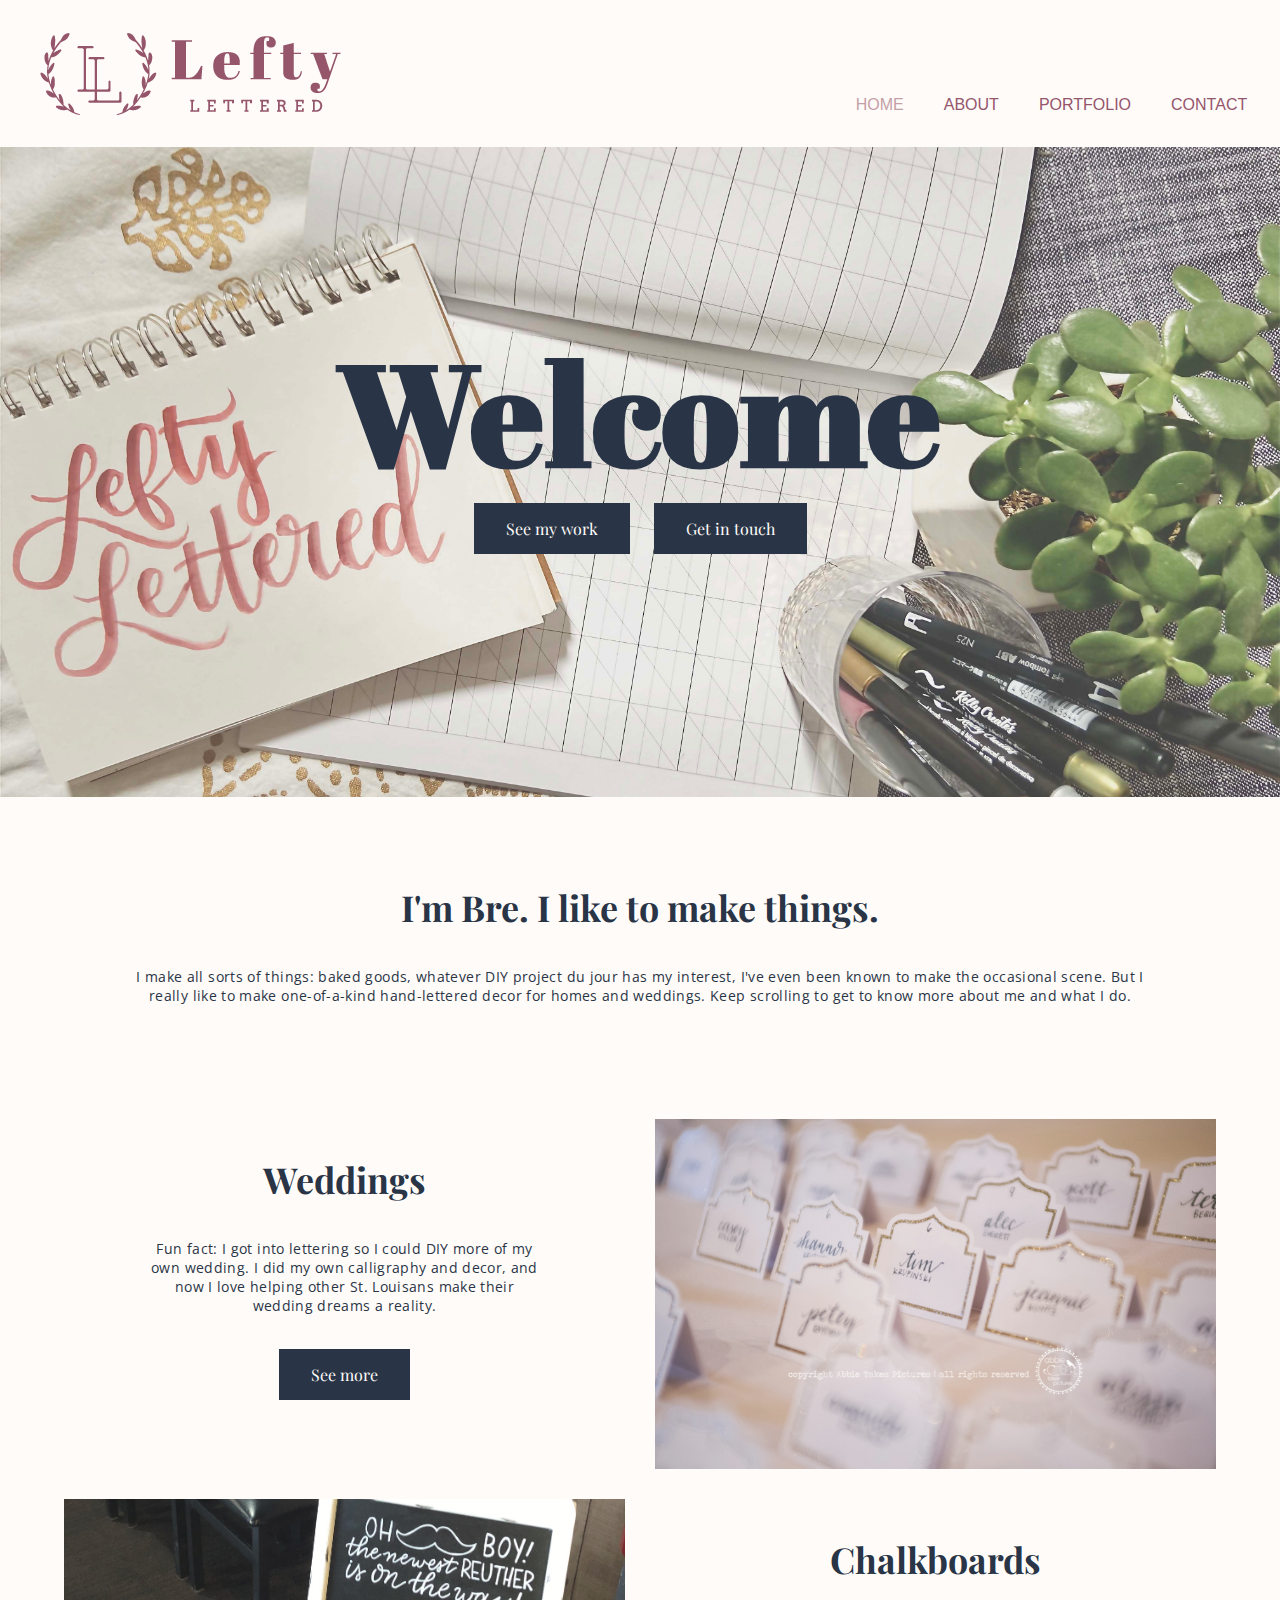
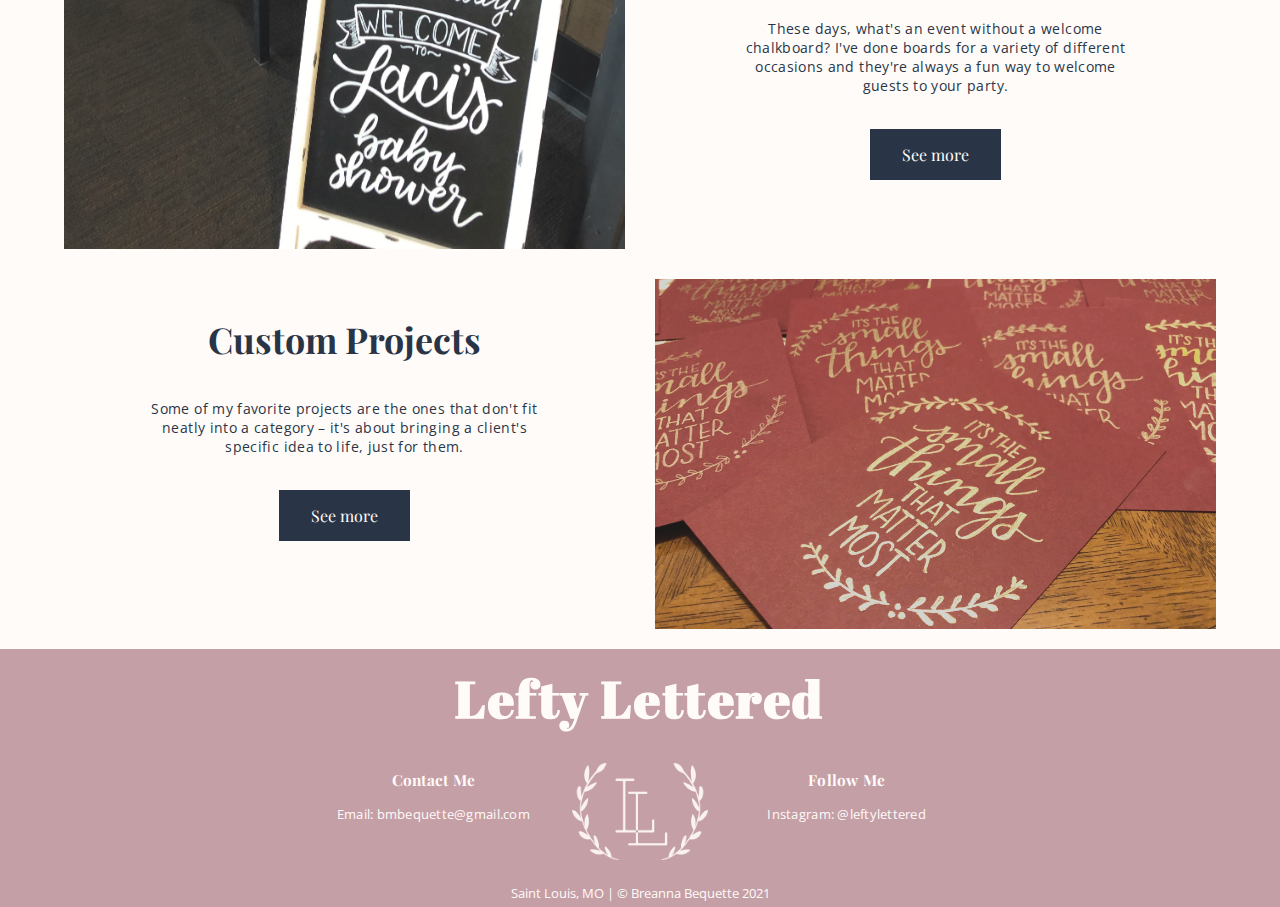
<file: index.html>
<!DOCTYPE html>
<html>

<head>
	<!-- Global site tag (gtag.js) - Google Analytics -->
<script async src="https://www.googletagmanager.com/gtag/js?id=G-GBBXE0KBBT"></script>
<script>
  window.dataLayer = window.dataLayer || [];
  function gtag(){dataLayer.push(arguments);}
  gtag('js', new Date());

  gtag('config', 'G-GBBXE0KBBT');
</script>
	
    <meta charset="utf-8"/>
    <meta name="viewport" content="width=device-width, initial-scale=1.0">
	
	<meta property="og:image" content="images/logos/LL Logo.png" />
	
    <title>Home | Lefty Lettered</title>
    <link rel="shortcut icon" href="images/logos/LL Laurel.png" />
    <link href="https://fonts.googleapis.com/css2?family=Playfair+Display:ital,wght@1,500&display=swap" rel="stylesheet">
    <link href="https://fonts.googleapis.com/css2?family=Abril+Fatface&family=Open+Sans:wght@300&display=swap" rel="stylesheet">
    <link rel="stylesheet" href="https://cdnjs.cloudflare.com/ajax/libs/font-awesome/4.7.0/css/font-awesome.min.css">
    <link rel="stylesheet" href="styles.css">
</head>

<body>
    <div class="container">
    
        <header>
            <div class="nav-wrapper">
                    <div class="logo" id="logo">
                        <a href="index.html"><img src="images/logos/LL Logo.png" alt="Lefty Lettered" /></a>
                    </div>
            
                    <div class="navbar" id="navigation">
                        <a href="index.html" class="active">Home</a>
                        <a href="about.html">About</a>
                        <div class="dropdown">
                          <button class="dropbtn" onclick="window.location.href='portfolio.html';">Portfolio
                          </button>
                          <div class="dropdown-content">
                            <a href="weddings.html">Weddings</a>
                            <a href="chalkboards.html">Chalkboards</a>
                            <a href="customprojects.html">Custom Projects</a>
                          </div>
                        </div> 
                        <a href="contact.php">Contact</a>
                        <a href="javascript:void(0);" class="icon" onclick="hamburgerNav()">
                            <i class="fa fa-bars"></i>
                        </a>
                      </div>

             </div>
        </header>

    <div class="content-wrapper">
        <div class="home-page-hero-wrapper">
            <div class="home-page-hero-img-wrapper">
                <div class="home-hero-img" style="background-image:url(images/LLhome.jpg)">
                <div class="home-img-text-wrapper">
                    <div class="home-img-title">
                        <h1>Welcome</h1>
                    </div>
                    <div class="button-wrapper">
                        <button type="button" onclick="window.location.href='portfolio.html';">See my work</button>
                        <button type="button" onclick="window.location.href='contact.php';">Get in touch</button>
                    </div>
                </div>
                </div>
            </div>
        </div>
    </div>

    <div class="welcome-blurb">
        <h3>I'm Bre. I like to make things.</h3>
        <p>I make all sorts of things: baked goods, whatever DIY project du jour has my interest, I've even been known to make the occasional scene. But I really like to make one-of-a-kind hand-lettered decor for homes and weddings. Keep scrolling to get to know more about me and what I do.</p>
    </div>

    <div class="home-page-grid">
        <div class="home-blurb-mobile-pic" style="background-image:url(images/weddingkey.JPG)">
        </div>
        
        <div class="home-blurb">
            <h3>Weddings</h3>
            <p>Fun fact: I got into lettering so I could DIY more of my own wedding. I did my own calligraphy and decor, and now I love helping other St. Louisans make their wedding dreams a reality.</p>
            <div class="button-wrapper">
                <button type="button" onclick="window.location.href='weddings.html';">See more</button>
            </div>
        </div>

        <div class="home-blurb-pic" style="background-image:url(images/weddingkey.JPG)">
        </div>
       
        <div class="home-blurb-pic" style="background-image:url(images/chalkboardkey.jpeg)">
        </div>
        
        <div class="home-blurb-mobile-pic" style="background-image:url(images/chalkboardkey.jpeg)">
        </div>
        
        <div class="home-blurb">
            <h3>Chalkboards</h3>
            <p>These days, what's an event without a welcome chalkboard? I've done boards for a variety of different occasions and they're always a fun way to welcome guests to your party. </p>
            <div class="button-wrapper">
                <button type="button" onclick="window.location.href='chalkboards.html';">See more</button>
            </div>
        </div>
        
        <div class="home-blurb-mobile-pic" style="background-image:url(images/projectkey.jpeg)">
        </div>

        <div class="home-blurb">
            <h3>Custom Projects</h3>
            <p>Some of my favorite projects are the ones that don't fit neatly into a category – it's about bringing a client's specific idea to life, just for them.</p>
            <div class="button-wrapper">
                <button type="button" onclick="window.location.href='customprojects.html';">See more</button>
            </div>
        </div>

        <div class="home-blurb-pic" style="background-image:url(images/projectkey.jpeg)">
        </div>
    </div>

    <footer>
        <div class="footer-header">
            <h2>Lefty Lettered</h2> 
        </div>
        <div class="three-column-footer">
            <div class="column">
                <h3>Contact Me</h3> 
                Email: <a href="mailto:bmbequette@gmail.com">bmbequette@gmail.com</a>
                
            </div>

            <div class="column">
                <img src="images/logos/LL Laurel-white.png" alt="Lefty Lettered" />
            </div>

            <div class="column">
                <h3>Follow Me</h3> 
                Instagram: <a href="https://www.instagram.com/leftylettered/"> @leftylettered </a>
            </div>
        </div>
            
        <div class="footer-links">
            Saint Louis, MO | &copy; Breanna Bequette 2021
        </div>

    
    </footer>
    </div>
    <script src="app.js"></script>
</body>

</html>
</file>
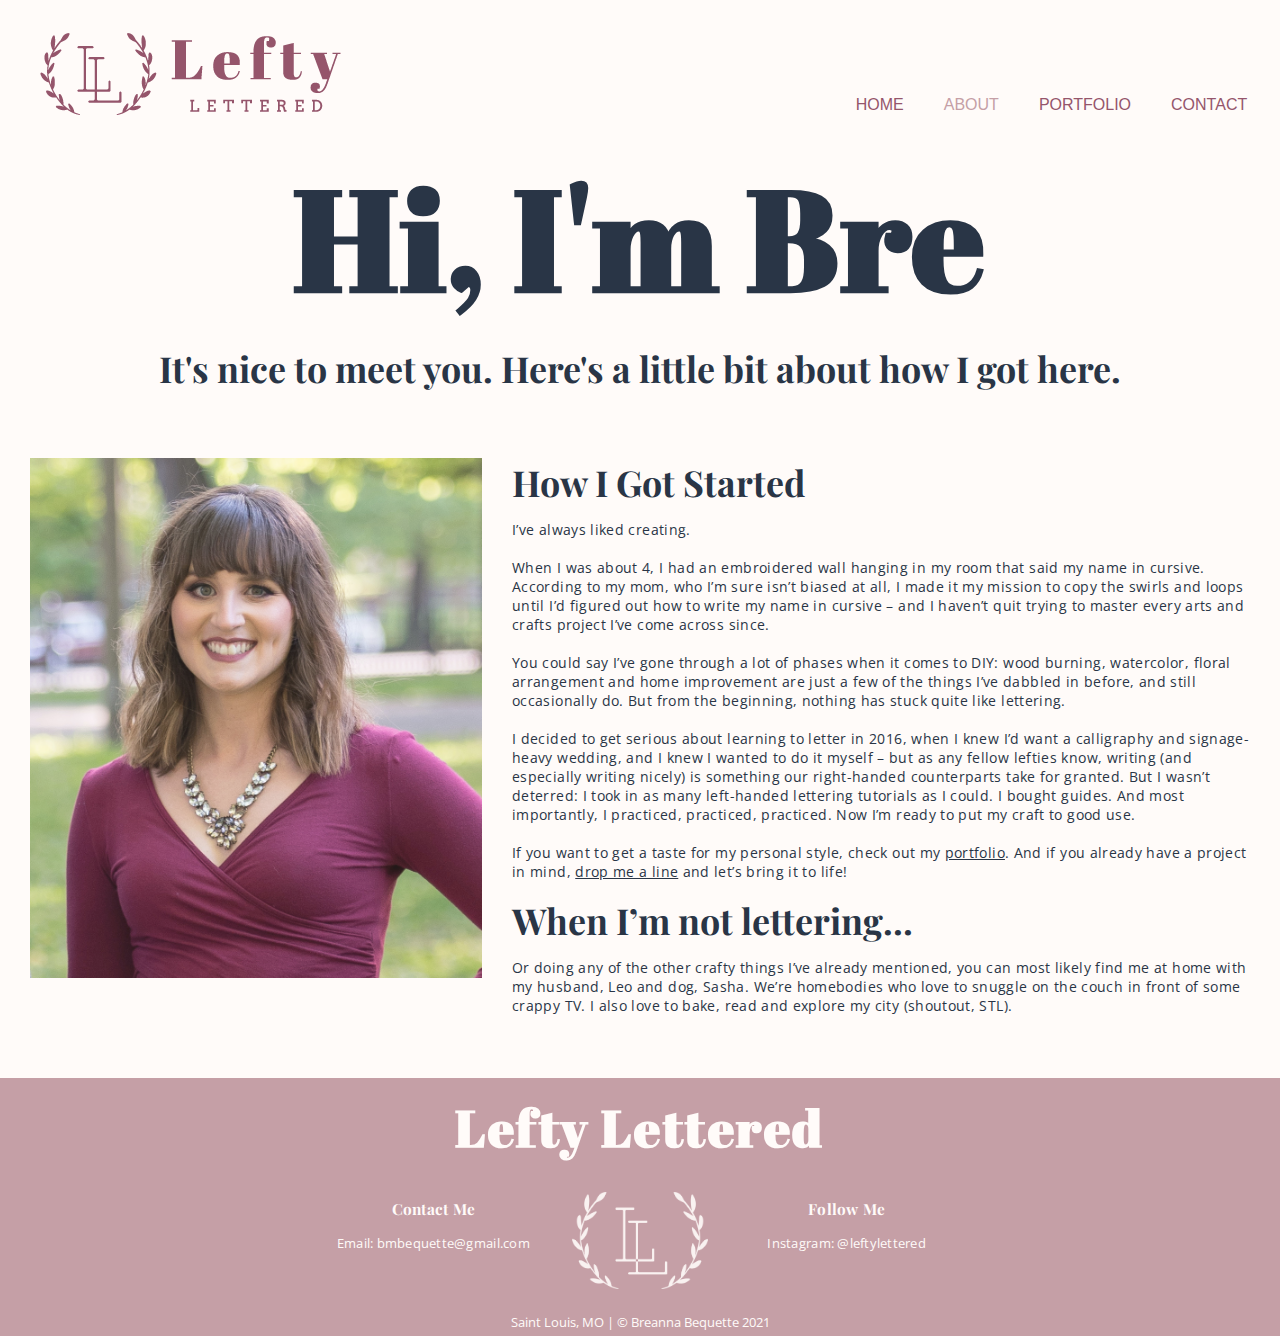
<file: about.html>
<!DOCTYPE html>
<html>

<head>
	<!-- Global site tag (gtag.js) - Google Analytics -->
<script async src="https://www.googletagmanager.com/gtag/js?id=G-GBBXE0KBBT"></script>
<script>
  window.dataLayer = window.dataLayer || [];
  function gtag(){dataLayer.push(arguments);}
  gtag('js', new Date());

  gtag('config', 'G-GBBXE0KBBT');
</script>
	
    <meta charset="utf-8"/>
    <meta name="viewport" content="width=device-width, initial-scale=1.0">
    <title>About | Lefty Lettered</title>
    <link rel="shortcut icon" href="images/logos/LL Laurel.png" />
    <link href="https://fonts.googleapis.com/css2?family=Playfair+Display:ital,wght@1,500&display=swap" rel="stylesheet">
    <link href="https://fonts.googleapis.com/css2?family=Abril+Fatface&family=Open+Sans:wght@300&display=swap" rel="stylesheet">
    <link rel="stylesheet" href="https://cdnjs.cloudflare.com/ajax/libs/font-awesome/4.7.0/css/font-awesome.min.css">
    <link rel="stylesheet" href="styles.css">
</head>

<body>
    <div class="container">

        <header>
            <div class="nav-wrapper">
                    <div class="logo" id="logo">
                        <a href="index.html"><img src="images/logos/LL Logo.png" alt="Lefty Lettered" /></a>
                    </div>

                    <div class="navbar" id="navigation">
                        <a href="index.html">Home</a>
                        <a href="about.html" class="active">About</a>
                        <div class="dropdown">
                          <button class="dropbtn" onclick="window.location.href='portfolio.html';">Portfolio
                          </button>
                          <div class="dropdown-content">
                            <a href="weddings.html">Weddings</a>
                            <a href="chalkboards.html">Chalkboards</a>
                            <a href="customprojects.html">Custom Projects</a>
                          </div>
                        </div>
                        <a href="contact.php">Contact</a>
                        <a href="javascript:void(0);" class="icon" onclick="hamburgerNav()">
                            <i class="fa fa-bars"></i>
                        </a>
                      </div>

             </div>
        </header>

    <div class="content-wrapper">
        <div class="content-page-blurb">
            <h1>Hi, I'm Bre</h1>
            <h3>It's nice to meet you. Here's a little bit about how I got here. </h3>
        </div>

    </div>

    <article>
        <div class="profile-image-wrapper">
            <img src="images/bre.JPG" alt="Bre Bequette">
        </div>

        <div class="profile-content-wrapper">
            <h3>How I Got Started</h3>
            <p>I’ve always liked creating. <br><br>

            When I was about 4, I had an embroidered wall hanging in my room that said my name in cursive. According to my mom, who I’m sure isn’t biased at all, I made it my mission to copy the swirls and loops until I’d figured out how to write my name in cursive – and I haven’t quit trying to master every arts and crafts project I’ve come across since. <br><br>

            You could say I’ve gone through a lot of phases when it comes to DIY: wood burning, watercolor, floral arrangement and home improvement are just a few of the things I’ve dabbled in before, and still occasionally do. But from the beginning, nothing has stuck quite like lettering. <br><br>

            I decided to get serious about learning to letter in 2016, when I knew I’d want a calligraphy and signage-heavy wedding, and I knew I wanted to do it myself – but as any fellow lefties know, writing (and especially writing nicely) is something our right-handed counterparts take for granted. But I wasn’t deterred: I took in as many left-handed lettering tutorials as I could. I bought guides. And most importantly, I practiced, practiced, practiced. Now I’m ready to put my craft to good use. <br><br>

            If you want to get a taste for my personal style, check out my <a href="portfolio.html">portfolio</a>. And if you already have a project in mind, <a href="contact.php">drop me a line</a> and let’s bring it to life!</p>

            <h3>When I’m not lettering…</h3>
            <p>Or doing any of the other crafty things I’ve already mentioned, you can most likely find me at home with my husband, Leo and dog, Sasha. We’re homebodies who love to snuggle on the couch in front of some crappy TV. I also love to bake, read and explore my city (shoutout, STL).<br><br></p>
        </div>
    </article>
	</div>
	
	<footer>
        <div class="footer-header">
            <h2>Lefty Lettered</h2> 
        </div>
        <div class="three-column-footer">
            <div class="column">
                <h3>Contact Me</h3> 
                Email: <a href="mailto:bmbequette@gmail.com">bmbequette@gmail.com</a>
                
            </div>

            <div class="column">
                <img src="images/logos/LL Laurel-white.png" alt="Lefty Lettered" />
            </div>

            <div class="column">
                <h3>Follow Me</h3> 
                Instagram: <a href="https://www.instagram.com/leftylettered/"> @leftylettered </a>
            </div>
        </div>
            
        <div class="footer-links">
            Saint Louis, MO | &copy; Breanna Bequette 2021
        </div>

    
    </footer>
    
    

    <script src="app.js"></script>

</body>
</html>
</file>
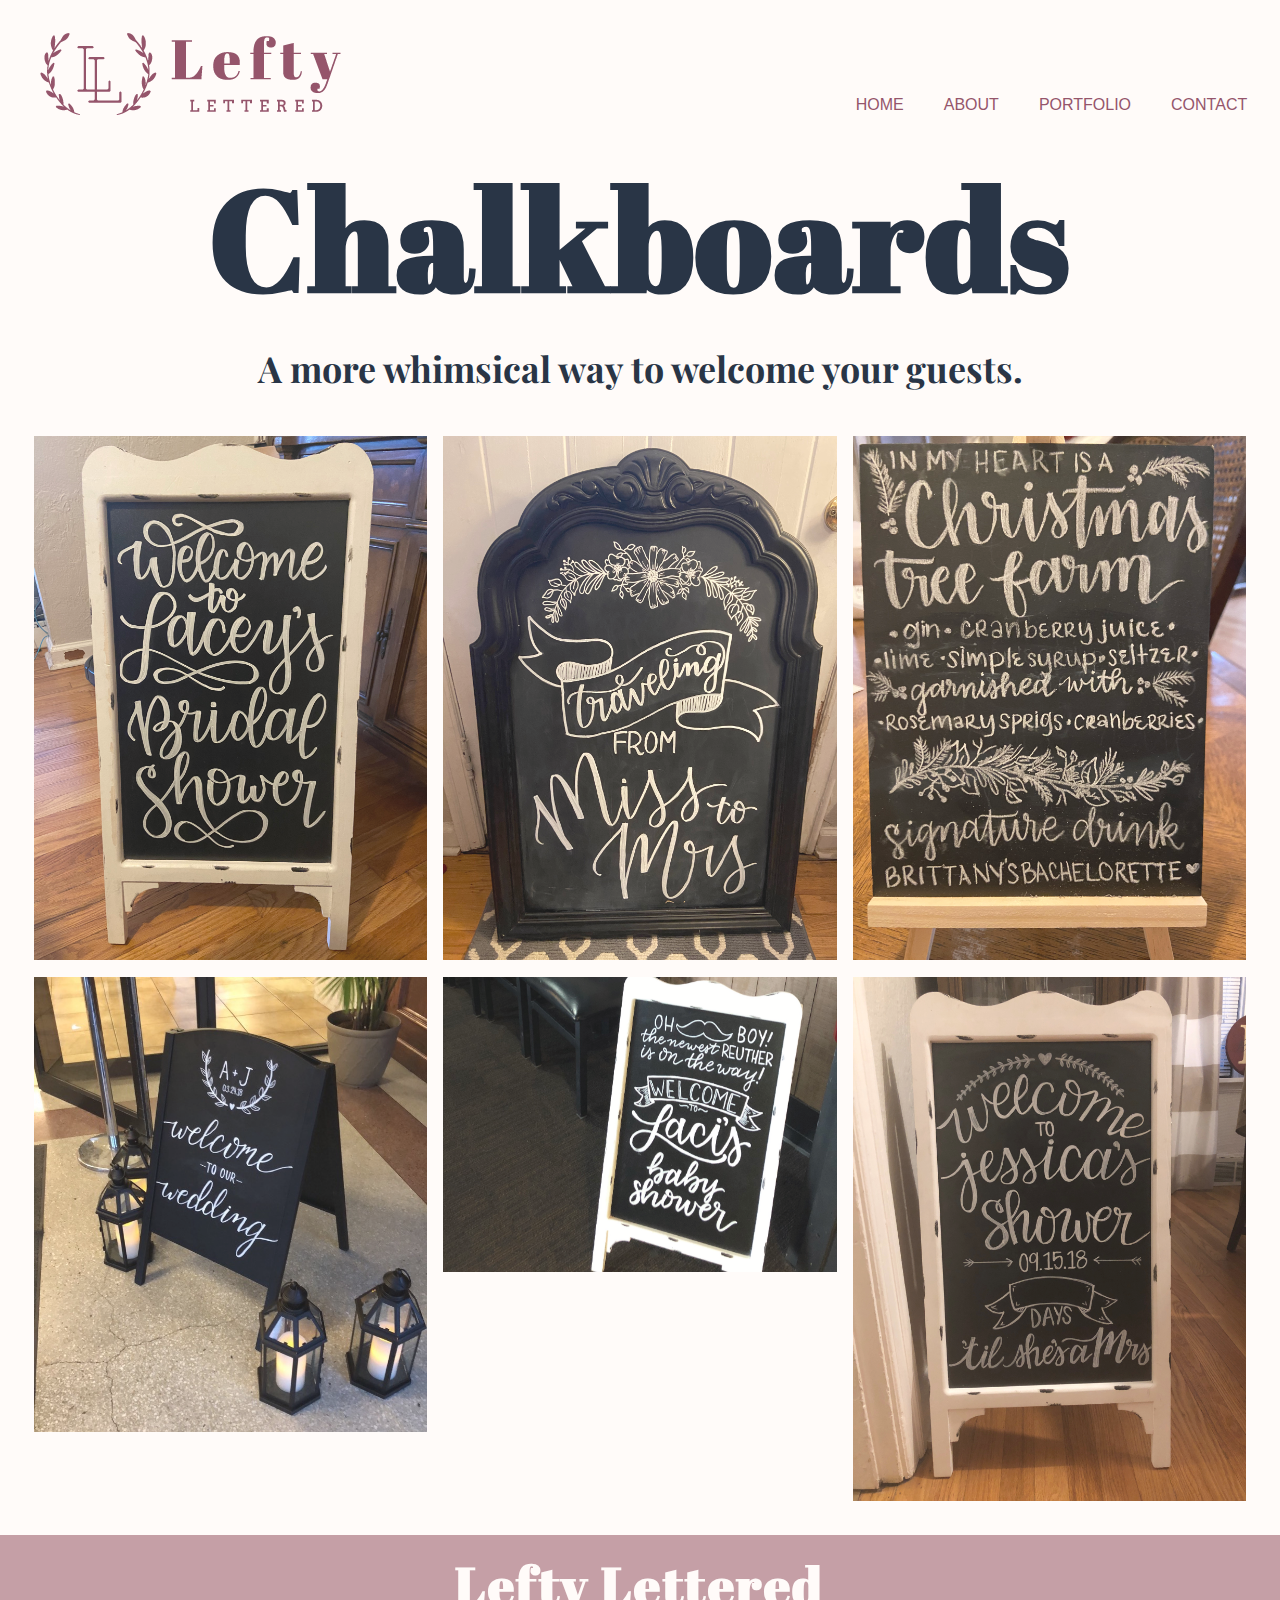
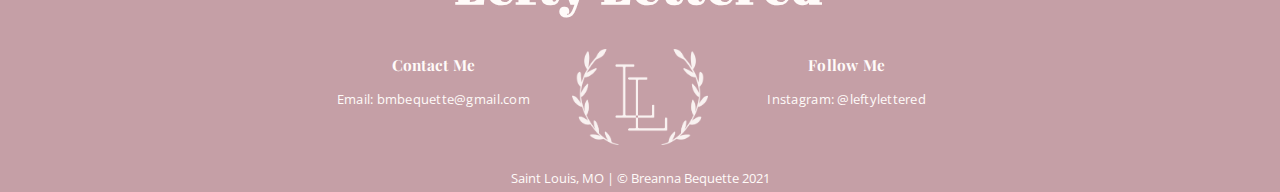
<file: chalkboards.html>
<!DOCTYPE html>
<html>

<head>
	<!-- Global site tag (gtag.js) - Google Analytics -->
<script async src="https://www.googletagmanager.com/gtag/js?id=G-GBBXE0KBBT"></script>
<script>
  window.dataLayer = window.dataLayer || [];
  function gtag(){dataLayer.push(arguments);}
  gtag('js', new Date());

  gtag('config', 'G-GBBXE0KBBT');
</script>
	
    <meta charset="utf-8"/>
    <meta name="viewport" content="width=device-width, initial-scale=1.0">
    <title>Chalkboards | Lefty Lettered</title>
    <link rel="shortcut icon" href="images/logos/LL Laurel.png" />
    <link href="https://fonts.googleapis.com/css2?family=Playfair+Display:ital,wght@1,500&display=swap" rel="stylesheet">
    <link href="https://fonts.googleapis.com/css2?family=Abril+Fatface&family=Open+Sans:wght@300&display=swap" rel="stylesheet">
    <link rel="stylesheet" href="https://cdnjs.cloudflare.com/ajax/libs/font-awesome/4.7.0/css/font-awesome.min.css">
    <link rel="stylesheet" href="styles.css">
</head>

<body>
    <div class="container">
    
        <header>
            <div class="nav-wrapper">
                    <div class="logo" id="logo">
                        <a href="index.html"><img src="images/logos/LL Logo.png" alt="Lefty Lettered" /></a>
                    </div>
            
                    <div class="navbar" id="navigation">
                        <a href="index.html">Home</a>
                        <a href="about.html">About</a>
                        <div class="dropdown">
                          <button class="dropbtn" onclick="window.location.href='portfolio.html';">Portfolio
                          </button>
                          <div class="dropdown-content">
                            <a href="weddings.html">Weddings</a>
                            <a href="chalkboards.html" class="active">Chalkboards</a>
                            <a href="customprojects.html">Custom Projects</a>
                          </div>
                        </div> 
                        <a href="contact.php">Contact</a>
                        <a href="javascript:void(0);" class="icon" onclick="hamburgerNav()">
                            <i class="fa fa-bars"></i>
                        </a>
                      </div>

             </div>
        </header>

    <div class="content-wrapper">
        <div class="content-page-blurb">
            <h1>Chalkboards</h1>
            <h3>A more whimsical way to welcome your guests.</h3>
        </div>
        
    </div>

    <div class="gallery">

        <div class="row">
            <div class="column">
              <img src="images/chalkboard 1.jpeg" alt="Hand-lettered chalkboard">
              <img src="images/chalkboard 5.jpg" alt="Hand-lettered chalkboard">
              
            </div>
            <div class="column">
                <img src="images/chalkboard 2.jpeg" alt="Hand-lettered chalkboard">
                <img src="images/chalkboardkey.jpeg" alt="Hand-lettered chalkbord">
              
            </div>
            <div class="column">
                <img src="images/chalkboard 3.jpeg" alt="Hand-lettered chalkboard">
                <img src="images/chalkboard 4.jpg" alt="Hand-lettered chalkboard">
              
            </div>
        
          </div>
        
    </div>
    

    <footer>
        <div class="footer-header">
            <h2>Lefty Lettered</h2> 
        </div>
        <div class="three-column-footer">
            <div class="column">
                <h3>Contact Me</h3> 
                Email: <a href="mailto:bmbequette@gmail.com">bmbequette@gmail.com</a>
                
            </div>

            <div class="column">
                <img src="images/logos/LL Laurel-white.png" alt="Lefty Lettered" />
            </div>

            <div class="column">
                <h3>Follow Me</h3> 
                Instagram: <a href="https://www.instagram.com/leftylettered/"> @leftylettered </a>
            </div>
        </div>
            
        <div class="footer-links">
            Saint Louis, MO | &copy; Breanna Bequette 2021
        </div>

    
    </footer>
    
    
    </div>

    <script src="app.js"></script>

</body>
</html>
</file>
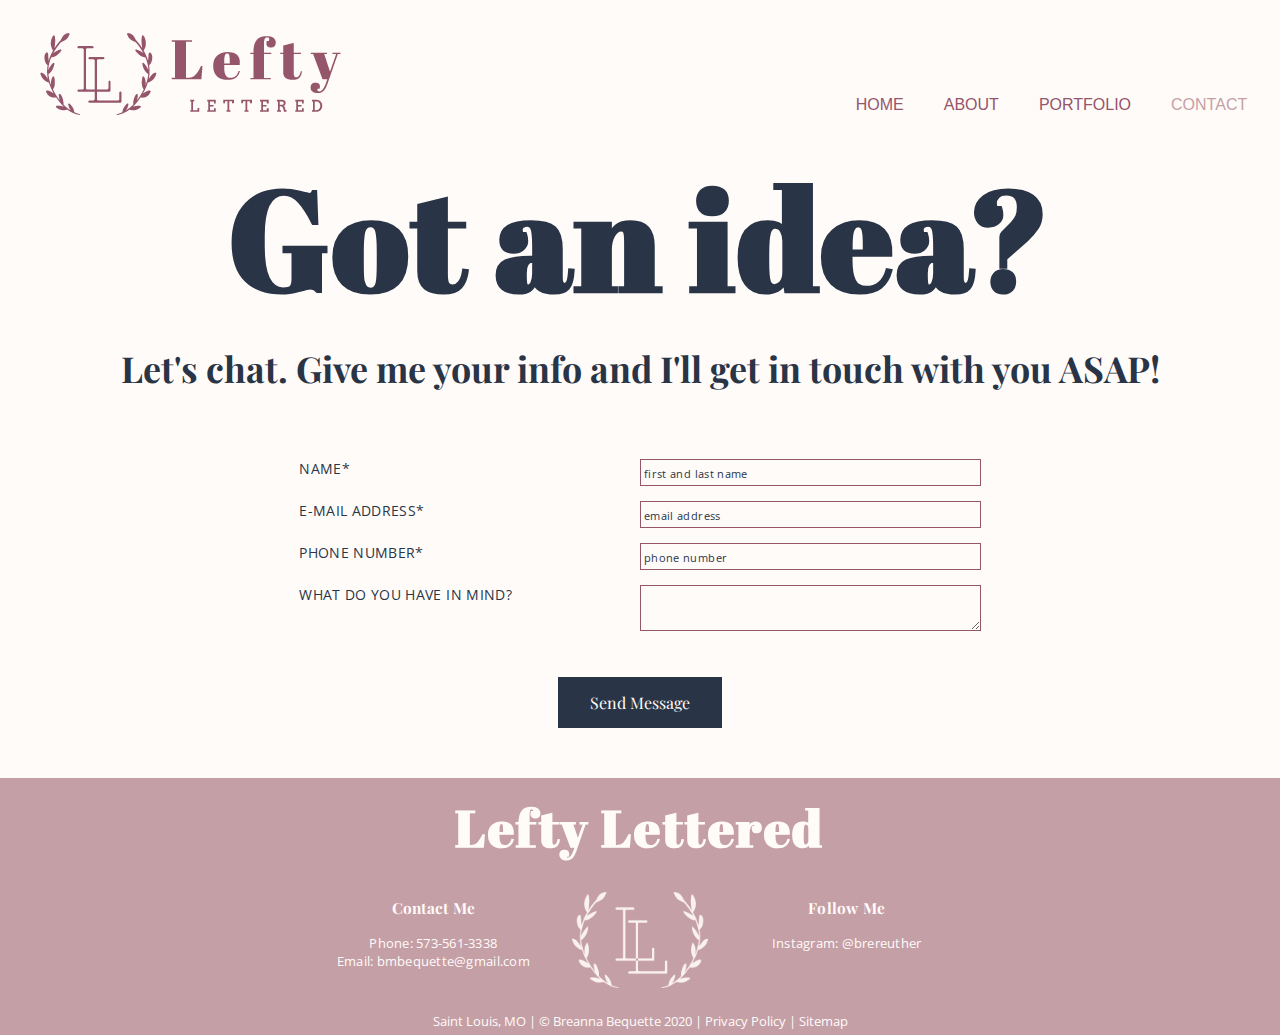
<file: contact.html>
<!DOCTYPE html>
<html>

<head>
    <meta charset="utf-8"/>
    <meta name="viewport" content="width=device-width, initial-scale=1.0">
    <title>Contact | Lefty Lettered</title>
    <link rel="shortcut icon" href="images/logos/LL Laurel.png" />
    <link href="https://fonts.googleapis.com/css2?family=Playfair+Display:ital,wght@1,500&display=swap" rel="stylesheet">
    <link href="https://fonts.googleapis.com/css2?family=Abril+Fatface&family=Open+Sans:wght@300&display=swap" rel="stylesheet">
    <link rel="stylesheet" href="https://cdnjs.cloudflare.com/ajax/libs/font-awesome/4.7.0/css/font-awesome.min.css">
    <link rel="stylesheet" href="styles.css">
</head>

<body>
    <div class="container">
    
      <header>
        <div class="nav-wrapper">
                <div class="logo" id="logo">
                    <a href="index.html"><img src="images/logos/LL Logo.png" alt="Lefty Lettered" /></a>
                </div>
        
                <div class="navbar" id="navigation">
                    <a href="index.html">Home</a>
                    <a href="about.html">About</a>
                    <div class="dropdown">
                      <button class="dropbtn" onclick="window.location.href='portfolio.html';">Portfolio
                      </button>
                      <div class="dropdown-content">
                        <a href="weddings.html">Weddings</a>
                        <a href="chalkboards.html">Chalkboards</a>
                        <a href="customprojects.html">Custom Projects</a>
                      </div>
                    </div> 
                    <a href="contact.html" class="active">Contact</a>
                    <a href="javascript:void(0);" class="icon" onclick="hamburgerNav()">
                        <i class="fa fa-bars"></i>
                    </a>
                  </div>

         </div>
    </header>
    
    <div class="content-wrapper">
        <div class="content-page-blurb">
            <h1>Got an idea?</h1>
            <h3>Let's chat. Give me your info and I'll get in touch with you ASAP!</h3>
        </div>
        
    </div>

    <form class="contact" method="post">
        <fieldset>
   
         <div class="formRow">
           <label for="name">Name*</label>
           <input name="suggestName" id="name" type="text" placeholder="first and last name" required />
         </div>
   
         <div class="formRow">
           <label for="email">E-mail Address*</label>
           <input name="suggestEmail" id="email" type="email" placeholder="email address" required />
         </div>
   
         <div class="formRow">
           <label for="restaurant">Phone Number*</label>
           <input name="suggestRestaurant" id="restaurant" type="text" placeholder="phone number" required />
         </div>
   
         <div class="formRow">
           <label for="commBox">What do you have in mind?</label>
           <textarea name="suggestWhy" id="commBox"></textarea>
         </div>
   
       </fieldset>
   
       <div id="button">
         <input type="submit" value="Send Message"/>
       </div>
   
     </form>

     <footer>
      <div class="footer-header">
          <h2>Lefty Lettered</h2> 
      </div>
      <div class="three-column-footer">
          <div class="column">
              <h3>Contact Me</h3> 
              Phone: <a href="tel:5735613338"></a>573-561-3338</a> <br>
              Email: <a href="mailto:bmbequette@gmail.com">bmbequette@gmail.com</a>
              
          </div>

          <div class="column">
              <img src="images/logos/LL Laurel-white.png" alt="Lefty Lettered" />
          </div>

          <div class="column">
              <h3>Follow Me</h3> 
              Instagram: <a href="https://www.instagram.com/brereuther/"> @brereuther </a>
          </div>
      </div>
          
      <div class="footer-links">
          Saint Louis, MO | &copy; Breanna Bequette 2020 | <a href="about.html">Privacy Policy</a> | <a href="about.html">Sitemap</a>
      </div>
    </div>
  
  </footer>

  <script src="app.js"></script>

</body>
</html>
</file>
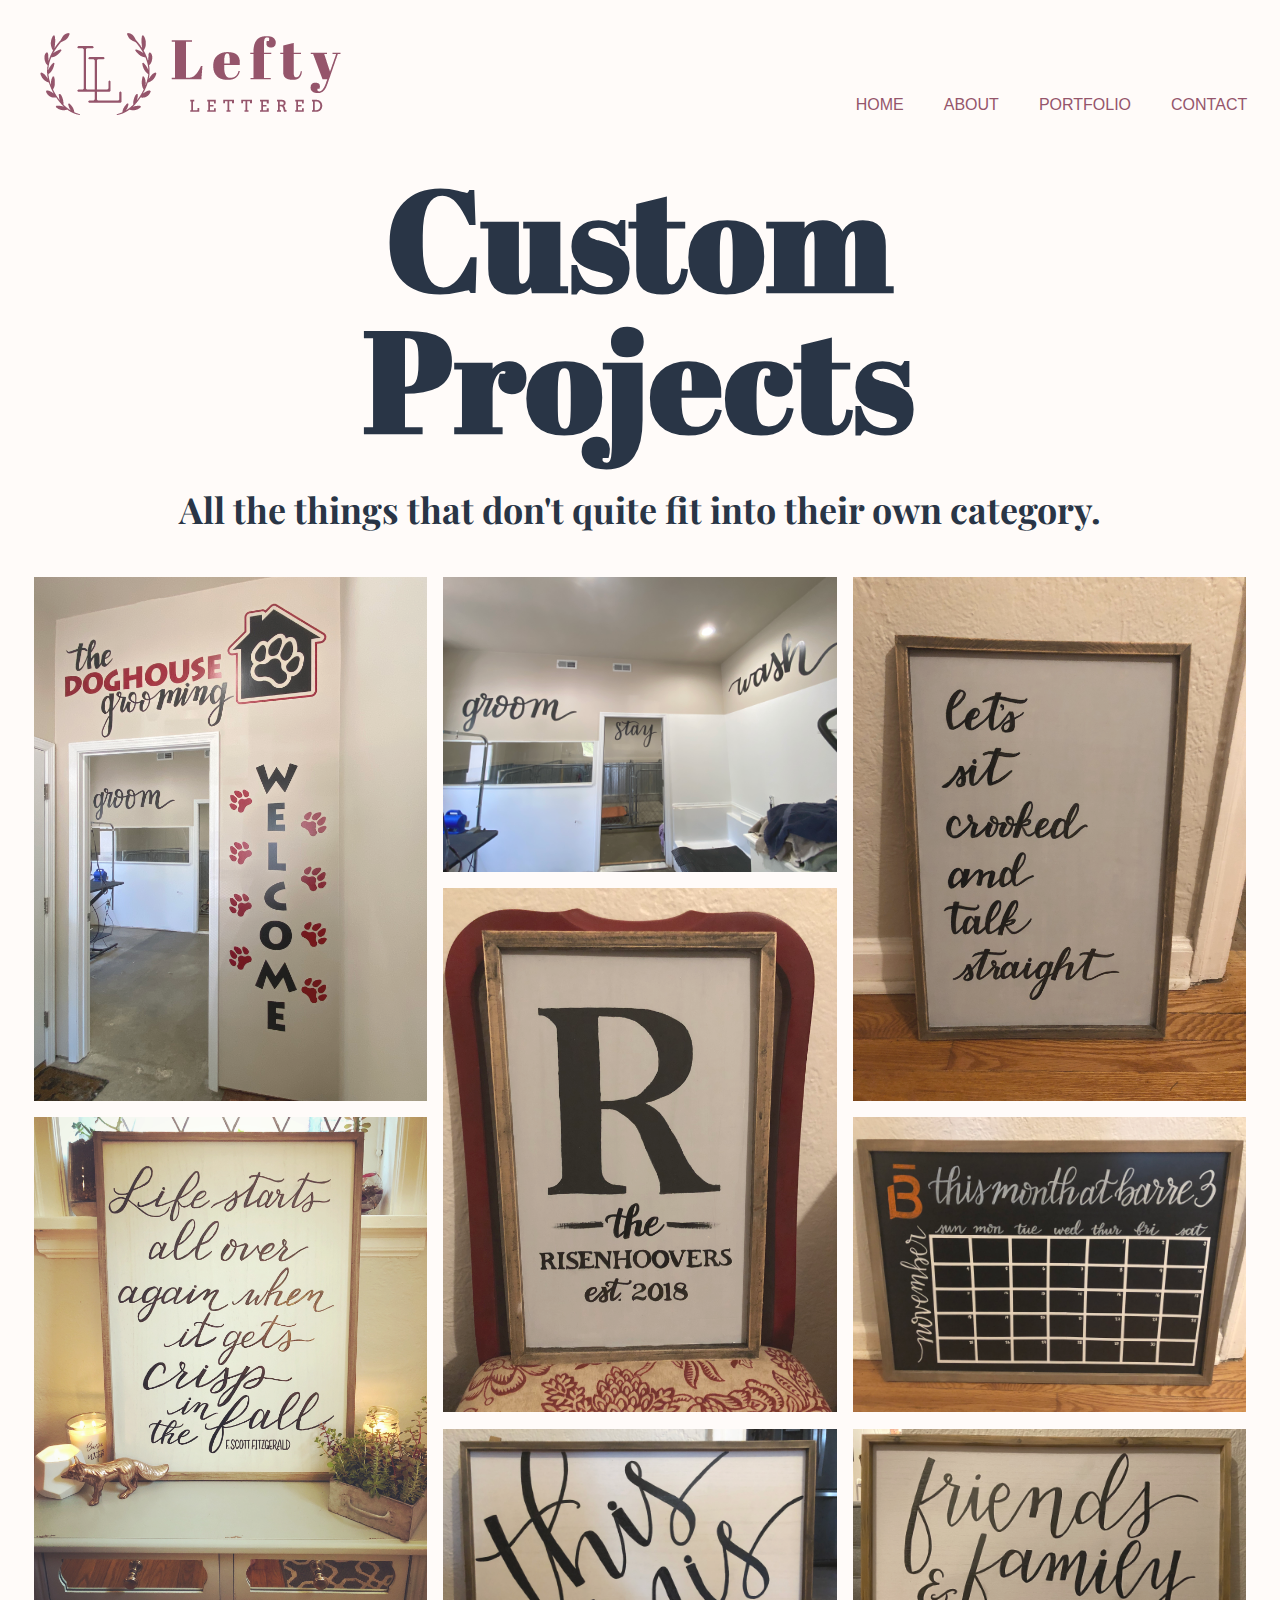
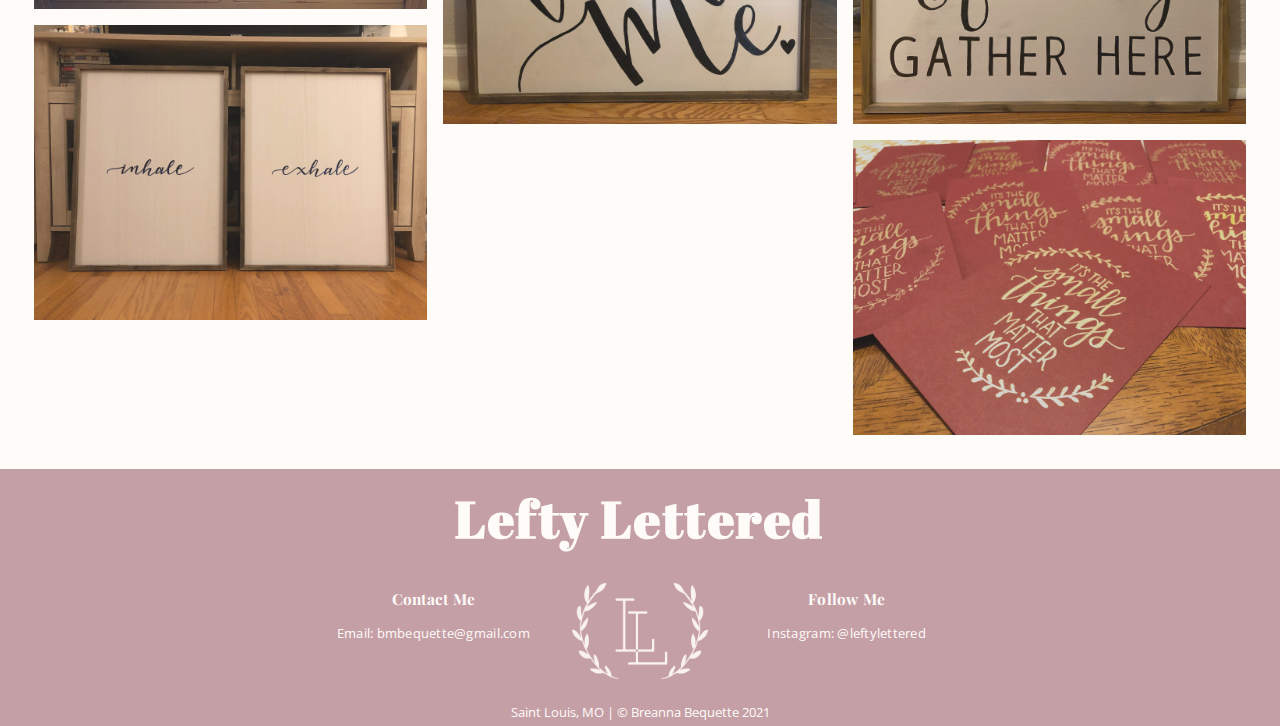
<file: customprojects.html>
<!DOCTYPE html>
<html>

<head>
	<!-- Global site tag (gtag.js) - Google Analytics -->
<script async src="https://www.googletagmanager.com/gtag/js?id=G-GBBXE0KBBT"></script>
<script>
  window.dataLayer = window.dataLayer || [];
  function gtag(){dataLayer.push(arguments);}
  gtag('js', new Date());

  gtag('config', 'G-GBBXE0KBBT');
</script>
	
    <meta charset="utf-8"/>
    <meta name="viewport" content="width=device-width, initial-scale=1.0">
    <title>Custom Projects | Lefty Lettered</title>
    <link rel="shortcut icon" href="images/logos/LL Laurel.png" />
    <link href="https://fonts.googleapis.com/css2?family=Playfair+Display:ital,wght@1,500&display=swap" rel="stylesheet">
    <link href="https://fonts.googleapis.com/css2?family=Abril+Fatface&family=Open+Sans:wght@300&display=swap" rel="stylesheet">
    <link rel="stylesheet" href="https://cdnjs.cloudflare.com/ajax/libs/font-awesome/4.7.0/css/font-awesome.min.css">
    <link rel="stylesheet" href="styles.css">
</head>

<body>
    <div class="container">
    
        <header>
            <div class="nav-wrapper">
                    <div class="logo" id="logo">
                        <a href="index.html"><img src="images/logos/LL Logo.png" alt="Lefty Lettered" /></a>
                    </div>
            
                    <div class="navbar" id="navigation">
                        <a href="index.html">Home</a>
                        <a href="about.html">About</a>
                        <div class="dropdown">
                          <button class="dropbtn" onclick="window.location.href='portfolio.html';">Portfolio
                          </button>
                          <div class="dropdown-content">
                            <a href="weddings.html">Weddings</a>
                            <a href="chalkboards.html">Chalkboards</a>
                            <a href="customprojects.html" class="active">Custom Projects</a>
                          </div>
                        </div> 
                        <a href="contact.php">Contact</a>
                        <a href="javascript:void(0);" class="icon" onclick="hamburgerNav()">
                            <i class="fa fa-bars"></i>
                        </a>
                      </div>

             </div>
        </header>

    <div class="content-wrapper">
        <div class="content-page-blurb">
            <h1>Custom Projects</h1>
            <h3>All the things that don't quite fit into their own category.</h3>
        </div>
        
    </div>

    <div class="gallery">

        <div class="row">
            <div class="column">
              <img src="images/project 1.jpeg" alt="Hand-lettered decor">
              <img src="images/project 3.jpg" alt="Hand-lettered decor">
              <img src="images/project 7.jpeg" alt="Hand-lettered decor">
              
              
            </div>
            <div class="column">
                <img src="images/project 2.jpeg" alt="Hand-lettered decor">
                <img src="images/project 5.jpeg" alt="Hand-lettered decor">
                <img src="images/project 8.jpeg" alt="Hand-lettered decor">
              
            </div>
            <div class="column">
                <img src="images/project 4.jpg" alt="Hand-lettered decor">
                <img src="images/project 6.jpeg" alt="Hand-lettered decor">
                <img src="images/project 9.jpeg" alt="Hand-lettered decor">
                <img src="images/projectkey.jpeg" alt="Hand-lettered decor">
                
              
            </div>
        
          </div>
        
    </div>

    <footer>
        <div class="footer-header">
            <h2>Lefty Lettered</h2> 
        </div>
        <div class="three-column-footer">
            <div class="column">
                <h3>Contact Me</h3> 
                Email: <a href="mailto:bmbequette@gmail.com">bmbequette@gmail.com</a>
                
            </div>

            <div class="column">
                <img src="images/logos/LL Laurel-white.png" alt="Lefty Lettered" />
            </div>

            <div class="column">
                <h3>Follow Me</h3> 
                Instagram: <a href="https://www.instagram.com/leftylettered/"> @leftylettered </a>
            </div>
        </div>
            
        <div class="footer-links">
            Saint Louis, MO | &copy; Breanna Bequette 2021
        </div>

    
    </footer>
		
    </div>
    
 

    <script src="app.js"></script>

</body>
</html>
</file>
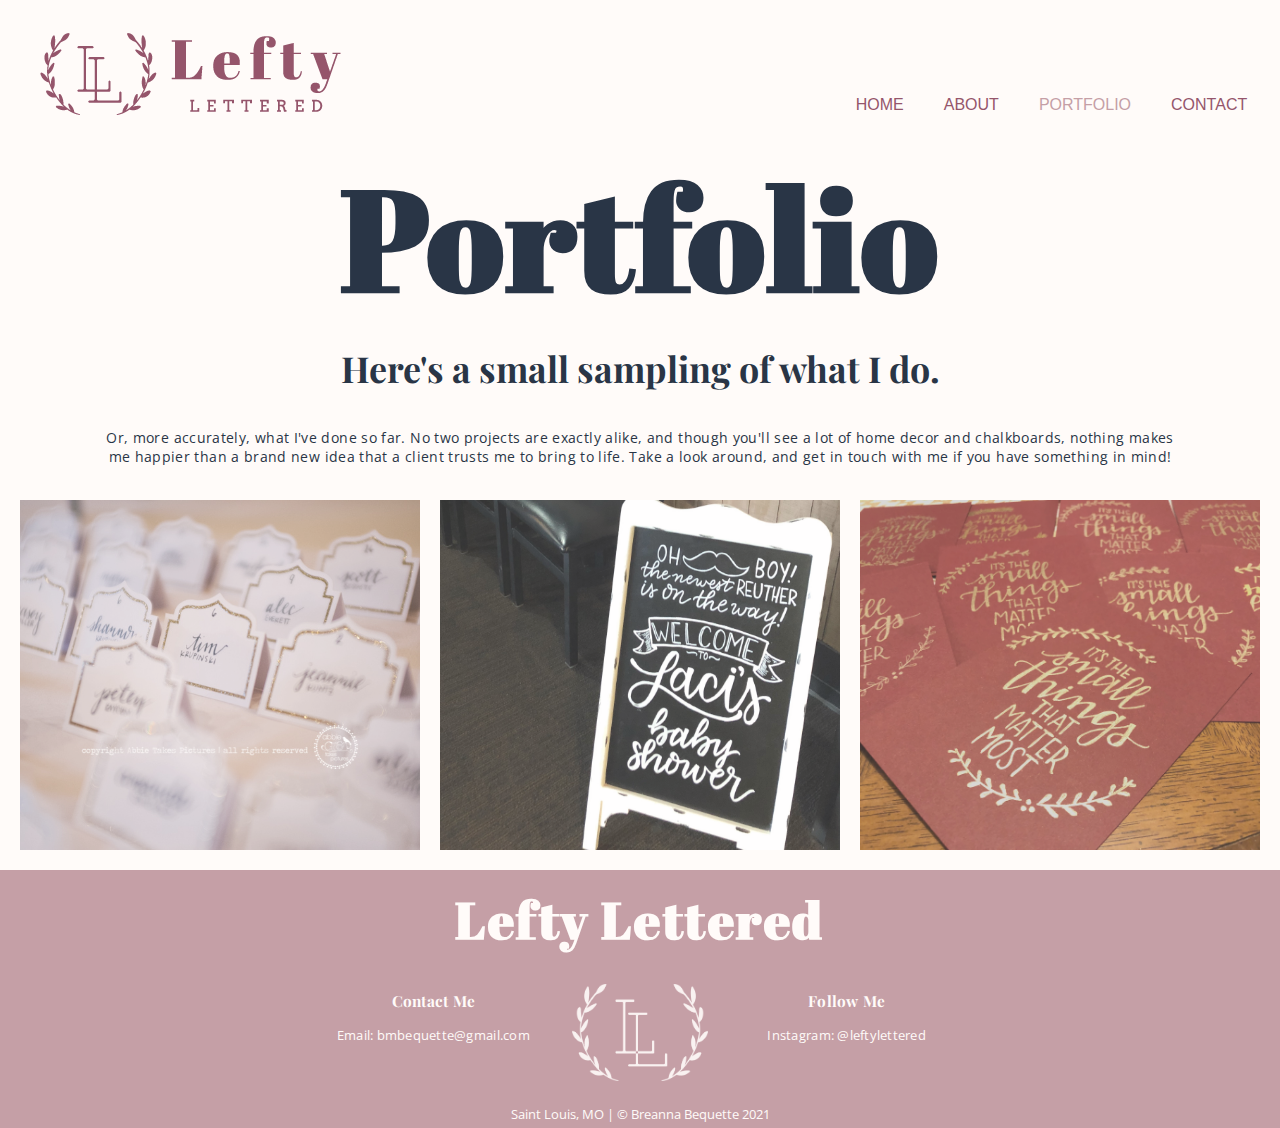
<file: portfolio.html>
<!DOCTYPE html>
<html>

<head>
	<!-- Global site tag (gtag.js) - Google Analytics -->
<script async src="https://www.googletagmanager.com/gtag/js?id=G-GBBXE0KBBT"></script>
<script>
  window.dataLayer = window.dataLayer || [];
  function gtag(){dataLayer.push(arguments);}
  gtag('js', new Date());

  gtag('config', 'G-GBBXE0KBBT');
</script>
	
    <meta charset="utf-8"/>
    <meta name="viewport" content="width=device-width, initial-scale=1.0">
    <title>Portfolio | Lefty Lettered</title>
    <link rel="shortcut icon" href="images/logos/LL Laurel.png" />
    <link href="https://fonts.googleapis.com/css2?family=Playfair+Display:ital,wght@1,500&display=swap" rel="stylesheet">
    <link href="https://fonts.googleapis.com/css2?family=Abril+Fatface&family=Open+Sans:wght@300&display=swap" rel="stylesheet">
    <link rel="stylesheet" href="https://cdnjs.cloudflare.com/ajax/libs/font-awesome/4.7.0/css/font-awesome.min.css">
    <link rel="stylesheet" href="styles.css">
</head>

<body>
    <div class="container">
        <header>
            <div class="nav-wrapper">
                    <div class="logo" id="logo">
                        <a href="index.html"><img src="images/logos/LL Logo.png" alt="Lefty Lettered" /></a>
                    </div>
            
                    <div class="navbar" id="navigation">
                        <a href="index.html">Home</a>
                        <a href="about.html">About</a>
                        <div class="dropdown">
                          <button class="dropbtn-active" onclick="window.location.href='portfolio.html';">Portfolio
                          </button>
                          <div class="dropdown-content">
                            <a href="weddings.html">Weddings</a>
                            <a href="chalkboards.html">Chalkboards</a>
                            <a href="customprojects.html">Custom Projects</a>
                          </div>
                        </div> 
                        <a href="contact.php">Contact</a>
                        <a href="javascript:void(0);" class="icon" onclick="hamburgerNav()">
                            <i class="fa fa-bars"></i>
                        </a>
                      </div>

             </div>
        </header>
    
    <div class="content-wrapper">
        <div class="content-page-blurb">
            <h1>Portfolio</h1>
            <h3>Here's a small sampling of what I do.</h3>
            <p>Or, more accurately, what I've done so far. No two projects are exactly alike, and though you'll see a lot of home decor and chalkboards, nothing makes me happier than a brand new idea that a client trusts me to bring to life. Take a look around, and get in touch with me if you have something in mind!</p>
        </div>
        
    </div>

    <div class="content-wrapper">
        <div class="portfolio-menu-wrapper">

            <!--item 1-->
            <a href="weddings.html">
            <div class="portfolio-menu-item-wrapper">
                <div class="portfolio-menu-img" style="background-image:url(images/weddingkey.JPG)"></div>
                <div class="img-text-wrapper">
                    <div class="title">
                        Weddings
                    </div>
                </div>
            </div>
            </a>

            <!--item 2-->
            <a href="chalkboards.html">
            <div class="portfolio-menu-item-wrapper">
                <div class="portfolio-menu-img" style="background-image:url(images/chalkboardkey.jpeg)"></div>
                <div class="img-text-wrapper">
                    <div class="title">
                        Chalkboards
                    </div>
                </div> 
            </div>
            </a>

            <!--item 3-->
            <a href="customprojects.html">
            <div class="portfolio-menu-item-wrapper">
                <div class="portfolio-menu-img" style="background-image:url(images/projectkey.jpeg)"></div>
                <div class="img-text-wrapper">
                    <div class="title">
                        Custom Projects
                    </div>
                </div>
            </div>
            </a>
        </div>
    </div>
    
	<footer>
        <div class="footer-header">
            <h2>Lefty Lettered</h2> 
        </div>
        <div class="three-column-footer">
            <div class="column">
                <h3>Contact Me</h3> 
                Email: <a href="mailto:bmbequette@gmail.com">bmbequette@gmail.com</a>
                
            </div>

            <div class="column">
                <img src="images/logos/LL Laurel-white.png" alt="Lefty Lettered" />
            </div>

            <div class="column">
                <h3>Follow Me</h3> 
                Instagram: <a href="https://www.instagram.com/leftylettered/"> @leftylettered </a>
            </div>
        </div>
            
        <div class="footer-links">
            Saint Louis, MO | &copy; Breanna Bequette 2021
        </div>

    
    </footer>
    
    </div>
    

</body>

<script src="app.js"></script>

<script>
    const portfolioMenuItems = document.querySelectorAll('.portfolio-menu-item-wrapper')

    portfolioMenuItems.forEach(portfolioMenuItem => {
        portfolioMenuItem.addEventListener('mouseover', () => {
            portfolioMenuItem.childNodes[1].classList.add('img-opacity');
        })

        portfolioMenuItem.addEventListener('mouseout', () => {
            portfolioMenuItem.childNodes[1].classList.remove('img-opacity');
        })
    })

</script>

</html>
</file>
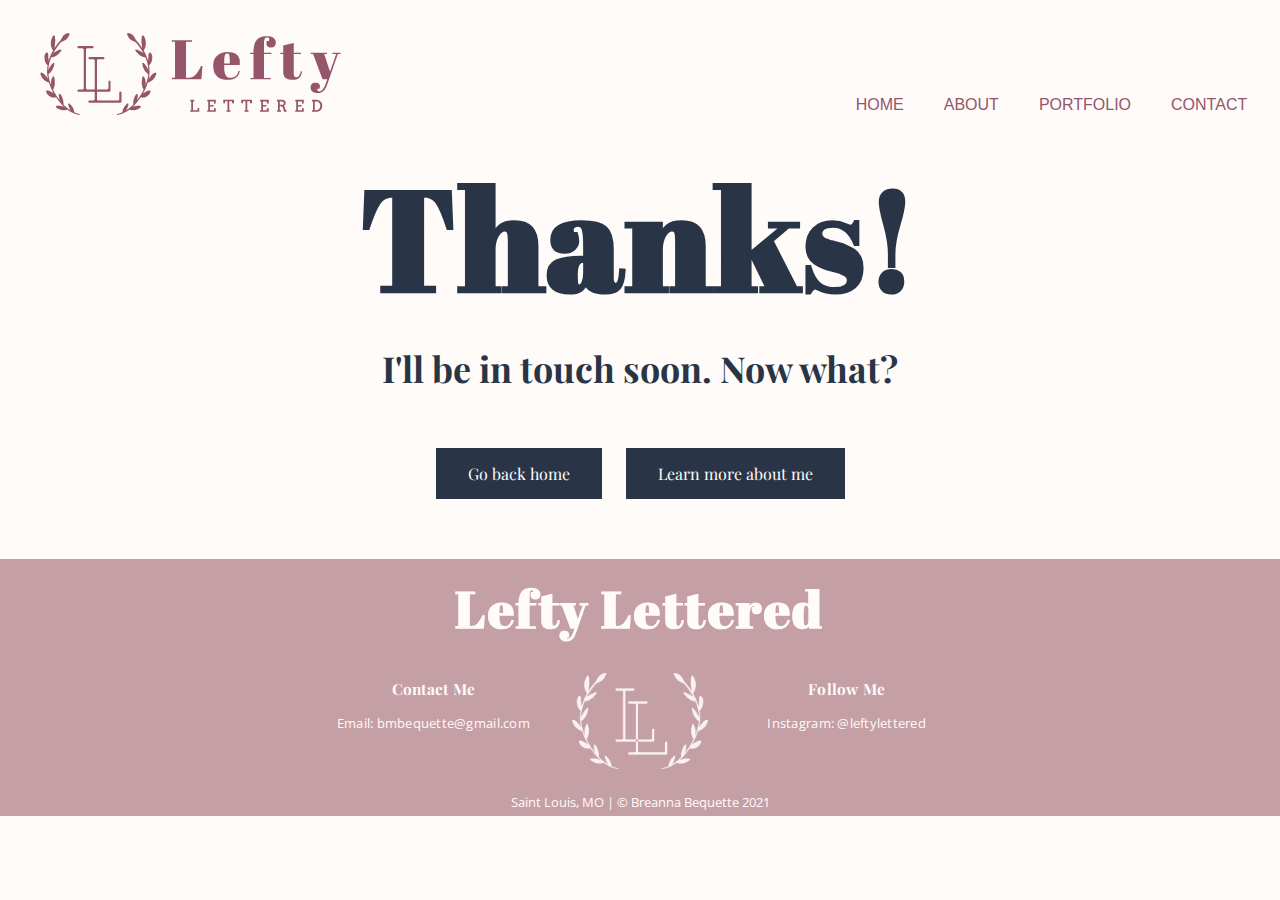
<file: thanks.html>
<!DOCTYPE html>
<html>

<head>
	<!-- Global site tag (gtag.js) - Google Analytics -->
<script async src="https://www.googletagmanager.com/gtag/js?id=G-GBBXE0KBBT"></script>
<script>
  window.dataLayer = window.dataLayer || [];
  function gtag(){dataLayer.push(arguments);}
  gtag('js', new Date());

  gtag('config', 'G-GBBXE0KBBT');
</script>
	
    <meta charset="utf-8"/>
    <meta name="viewport" content="width=device-width, initial-scale=1.0">
    <title>Contact | Lefty Lettered</title>
    <link rel="shortcut icon" href="images/logos/LL Laurel.png" />
    <link href="https://fonts.googleapis.com/css2?family=Playfair+Display:ital,wght@1,500&display=swap" rel="stylesheet">
    <link href="https://fonts.googleapis.com/css2?family=Abril+Fatface&family=Open+Sans:wght@300&display=swap" rel="stylesheet">
    <link rel="stylesheet" href="https://cdnjs.cloudflare.com/ajax/libs/font-awesome/4.7.0/css/font-awesome.min.css">
    <link rel="stylesheet" href="styles.css">
</head>

<body>
    <div class="container">
    
      <header>
        <div class="nav-wrapper">
                <div class="logo" id="logo">
                    <a href="index.html"><img src="images/logos/LL Logo.png" alt="Lefty Lettered" /></a>
                </div>
        
                <div class="navbar" id="navigation">
                    <a href="index.html">Home</a>
                    <a href="about.html">About</a>
                    <div class="dropdown">
                      <button class="dropbtn" onclick="window.location.href='portfolio.html';">Portfolio
                      </button>
                      <div class="dropdown-content">
                        <a href="weddings.html">Weddings</a>
                        <a href="chalkboards.html">Chalkboards</a>
                        <a href="customprojects.html">Custom Projects</a>
                      </div>
                    </div> 
                    <a href="contact.php">Contact</a>
                    <a href="javascript:void(0);" class="icon" onclick="hamburgerNav()">
                        <i class="fa fa-bars"></i>
                    </a>
                  </div>

         </div>
    </header>
    
    <div class="content-wrapper">
        <div class="content-page-blurb">
            <h1>Thanks!</h1>
            <h3>I'll be in touch soon. Now what?</h3>
			<div class="button-wrapper" id="thanks-buttons">
                 <button type="button" onclick="window.location.href='index.html';">Go back home</button>
                 <button type="button" onclick="window.location.href='about.html';">Learn more about me</button>
            </div>
        </div>
        
    </div>

 

     <footer>
        <div class="footer-header">
            <h2>Lefty Lettered</h2> 
        </div>
        <div class="three-column-footer">
            <div class="column">
                <h3>Contact Me</h3> 
                Email: <a href="mailto:bmbequette@gmail.com">bmbequette@gmail.com</a>
                
            </div>

            <div class="column">
                <img src="images/logos/LL Laurel-white.png" alt="Lefty Lettered" />
            </div>

            <div class="column">
                <h3>Follow Me</h3> 
                Instagram: <a href="https://www.instagram.com/leftylettered/"> @leftylettered </a>
            </div>
        </div>
            
        <div class="footer-links">
            Saint Louis, MO | &copy; Breanna Bequette 2021
        </div>

    
    </footer>
		
  

  <script src="app.js"></script>
	</div>
</body>
</html>
</file>
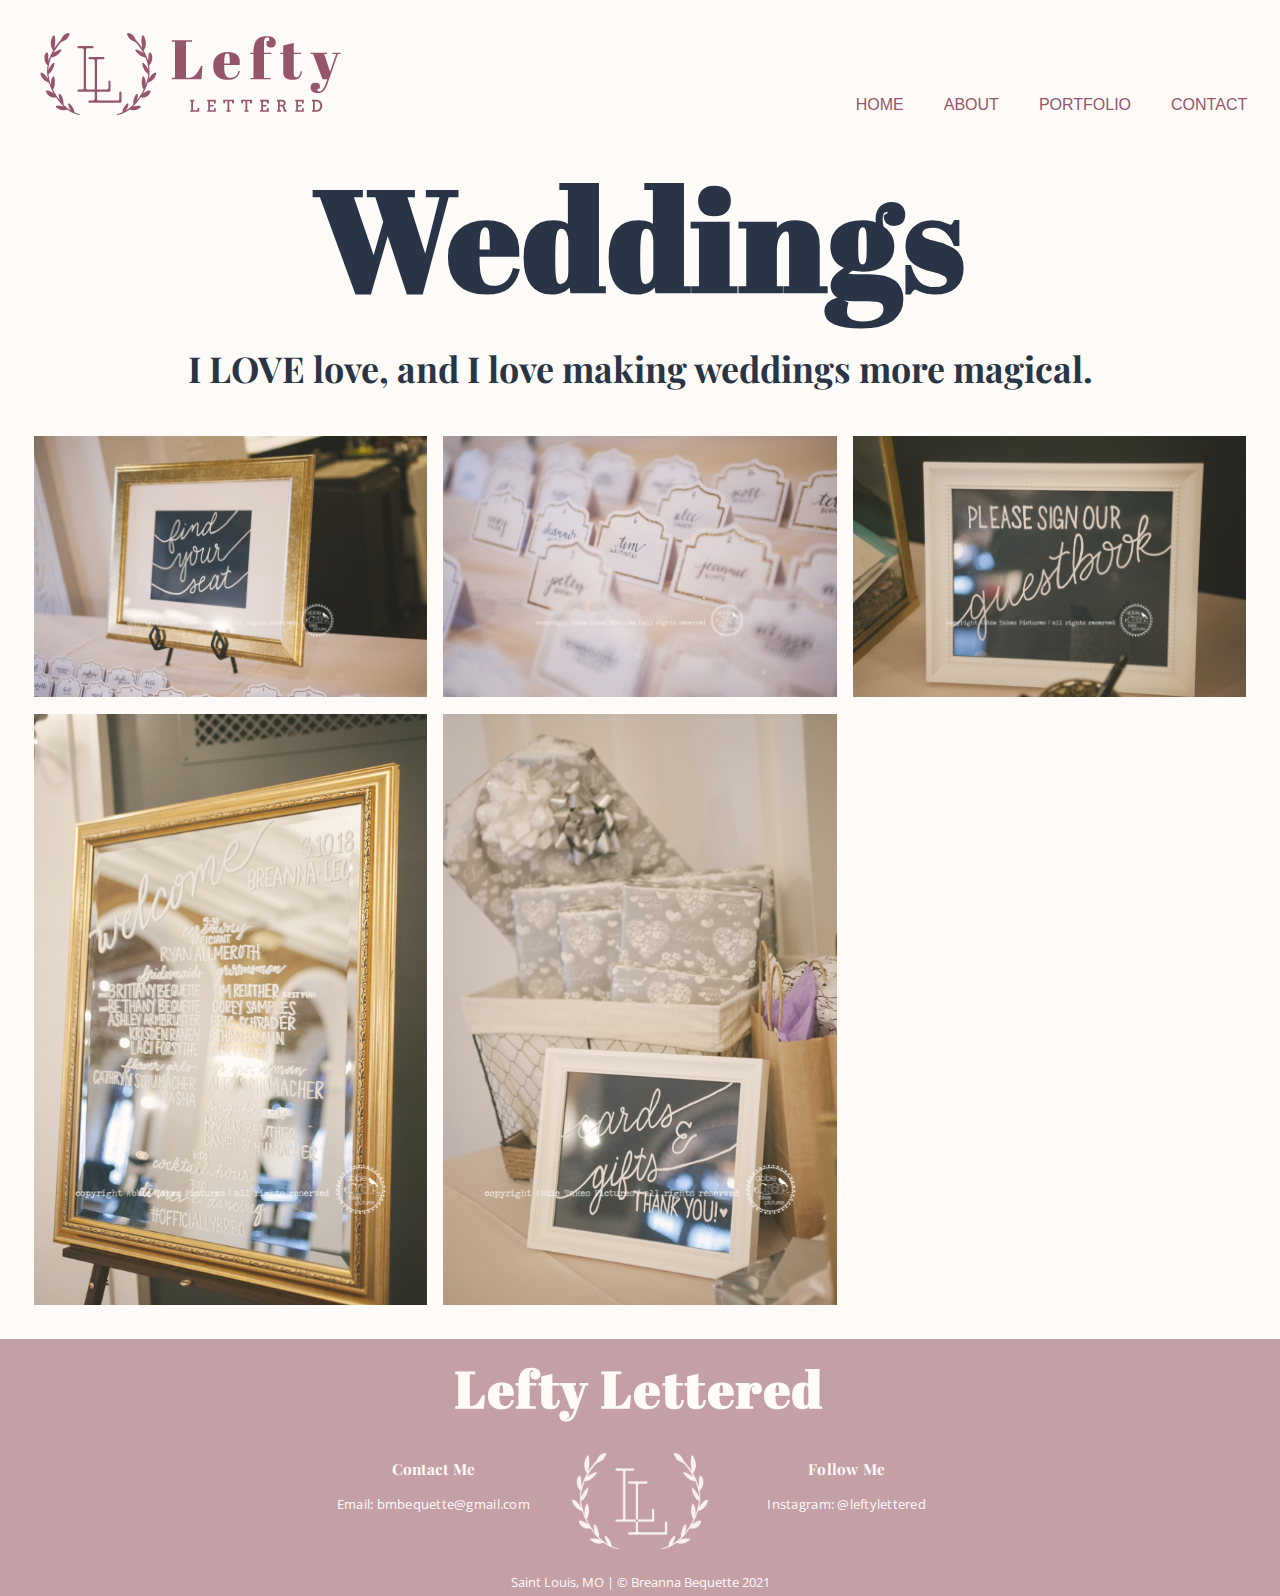
<file: weddings.html>
<!DOCTYPE html>
<html>

<head>
	<!-- Global site tag (gtag.js) - Google Analytics -->
<script async src="https://www.googletagmanager.com/gtag/js?id=G-GBBXE0KBBT"></script>
<script>
  window.dataLayer = window.dataLayer || [];
  function gtag(){dataLayer.push(arguments);}
  gtag('js', new Date());

  gtag('config', 'G-GBBXE0KBBT');
</script>
	
    <meta charset="utf-8"/>
    <meta name="viewport" content="width=device-width, initial-scale=1.0">
    <title>Weddings | Lefty Lettered</title>
    <link rel="shortcut icon" href="images/logos/LL Laurel.png" />
    <link href="https://fonts.googleapis.com/css2?family=Playfair+Display:ital,wght@1,500&display=swap" rel="stylesheet">
    <link href="https://fonts.googleapis.com/css2?family=Abril+Fatface&family=Open+Sans:wght@300&display=swap" rel="stylesheet">
    <link rel="stylesheet" href="https://cdnjs.cloudflare.com/ajax/libs/font-awesome/4.7.0/css/font-awesome.min.css">
    <link rel="stylesheet" href="styles.css">
</head>

<body>
    <div class="container">
    
        <header>
            <div class="nav-wrapper">
                    <div class="logo" id="logo">
                        <a href="index.html"><img src="images/logos/LL Logo.png" alt="Lefty Lettered" /></a>
                    </div>
            
                    <div class="navbar" id="navigation">
                        <a href="index.html">Home</a>
                        <a href="about.html">About</a>
                        <div class="dropdown">
                          <button class="dropbtn" onclick="window.location.href='portfolio.html';">Portfolio
                          </button>
                          <div class="dropdown-content">
                            <a href="weddings.html" class="active">Weddings</a>
                            <a href="chalkboards.html">Chalkboards</a>
                            <a href="customprojects.html">Custom Projects</a>
                          </div>
                        </div> 
                        <a href="contact.php">Contact</a>
                        <a href="javascript:void(0);" class="icon" onclick="hamburgerNav()">
                            <i class="fa fa-bars"></i>
                        </a>
                      </div>

             </div>
        </header>

    <div class="content-wrapper">
        <div class="content-page-blurb">
            <h1>Weddings</h1>
            <h3>I LOVE love, and I love making weddings more magical.</h3>
        </div>
        
    </div>

    <div class="gallery">

        <div class="row">
            <div class="column">
              <img src="images/wedding 1.JPG" alt="Hand-lettered wedding decor">
              <img src="images/wedding 4.JPG" alt="Hand-lettered wedding decor">
              
              
            </div>
            <div class="column">
                <img src="images/weddingkey.JPG" alt="Hand-lettered wedding decor">
                <img src="images/wedding 3.JPG" alt="Hand-lettered wedding decor">
              
              
            </div>
            <div class="column">
              <img src="images/wedding 2.JPG " alt="Hand-lettered wedding decor">
            </div>
        
        </div> 
    </div>

    <footer>
        <div class="footer-header">
            <h2>Lefty Lettered</h2> 
        </div>
        <div class="three-column-footer">
            <div class="column">
                <h3>Contact Me</h3> 
                Email: <a href="mailto:bmbequette@gmail.com">bmbequette@gmail.com</a>
                
            </div>

            <div class="column">
                <img src="images/logos/LL Laurel-white.png" alt="Lefty Lettered" />
            </div>

            <div class="column">
                <h3>Follow Me</h3> 
                Instagram: <a href="https://www.instagram.com/leftylettered/"> @leftylettered </a>
            </div>
        </div>
            
        <div class="footer-links">
            Saint Louis, MO | &copy; Breanna Bequette 2021
        </div>

    
    </footer>
		
    </div>
    

    <script src="app.js"></script>

</body>
</html>
</file>
<file: styles.css>
/* MASTER STYLES */
html {
    background-color: #FFFBF9;
    box-sizing: border-box;
  }
  
  *,
  *:before,
  *:after {
    box-sizing: inherit;
  }

.content-wrapper {
    width: 100vw;
}

h1 {
    font-family: 'Abril Fatface', 'Times New Roman', Times, serif;
    font-size: 11vw;
    line-height: 1em;
    letter-spacing: .0125em;
    color: #293546;
    margin: 0px;
}

h2 {
    font-family: 'Abril Fatface', 'Times New Roman', Times, serif;
    font-size: 4em;
    letter-spacing: .05em;
    color: #293546;
}

h3 {
    font-family: 'Playfair Display', serif;
    font-size: 2.8vw;
    color: #293546;
}

p {
    font-family: 'Open Sans', sans-serif;
    font-size: .9em;
    letter-spacing: .025em;
    color: #293546;
}



body {
    margin: 0px;
    max-width: 100vw;
}

.container {
    display: grid;
    grid-template-columns: 1fr;
}

p a {
    color: #293546;
}

/* HEADER STYLES */
header {
    width: 100vw;
    
}

.nav-wrapper {
    width: 100vw; 
    padding: 1%;
    display: flex;
    justify-content: space-between;
    align-items: center;
}

.logo {
    width: 40vw;
    padding-left: 2%;
}

.logo img {
    width: 100%;
    float: left;
    max-width: 305px;
}

.navbar {
    overflow: hidden;
    float: right;
    margin-right: 0px;
    margin-top: 5%;
  }

.navbar a { 
    float: left;
    display: block;
    font-size: 100%;
    color: #95556b;
    text-align: center;
    padding: 20px 20px;
    text-decoration: none;
    text-transform: uppercase;
    font-family: 'Open-Sans', sans-serif;
    border-bottom: 1px solid transparent;
    transition: border-bottom 0.5s;
    transition: color 0.5s; 
  }

  .dropdown .dropbtn {
    font-size: 100%;  
    border: none;
    outline: none;
    color: #95556b;
    padding: 20px 20px;
    background-color: inherit;
    margin: 0;
    text-transform: uppercase;
    font-family: 'Open-Sans', sans-serif;
    border-bottom: 1px solid transparent;
    transition: border-bottom 0.5s;
    transition: color 0.5s; 
  }

.navbar a.active {
    color: #C59FA6;
}
  
.dropdown {
    float: left;
    overflow: hidden;
  }

.dropdown .dropbtn-active {
    color: #C59FA6;
    border: none;
    outline: none;
    padding: 20px 20px;
    background-color: inherit;
    margin: 0;
    text-transform: uppercase;
    font-family: 'Open-Sans', sans-serif;
    border-bottom: 1px solid transparent;
    transition: border-bottom 0.5s;
    transition: color 0.5s;
}
  
.navbar a:hover, .dropdown:hover .dropbtn {
    color: #293546;
    border-bottom: 1px solid #293546;
  }

.dropdown .dropbtn-active:hover {
    color: #C59FA6;
    border-bottom: 1px solid #C59FA6;
  }
  
.dropdown-content {
    display: none;
    position: absolute;
    min-width: 160px;
    z-index: 1;
    background-color: #FFFBF9;
  }
  
.dropdown-content a {
    float: none;
    color: #95556b;
    padding: 10px;
    text-decoration: none;
    display: block;
    text-align: left;
  }
  
.dropdown-content a:hover {
    color: #293546;
    
  }
  
.dropdown:hover .dropdown-content {
    display: block;
  }

.navbar .icon {
    display: none;
}
/* FOOTER STYLES */

footer {
    width: 100vw;
    display: block;
    overflow: hidden;
    padding: 5px 20px;
    background-color: #C59FA6;
}

.footer-header {
    padding-top: 0px;
    padding-bottom: 0px;
    font-size: .8em;
    letter-spacing: .02em;
    text-align: center;
    justify-content: center;
    
}

.footer-header h2 {
    padding-top: 5px;
    margin-top: 5px;
    margin-bottom: 5px;
    color: #FFFBF9;
}

.three-column-footer {
    width: 50%;
    margin-left: auto;
    margin-right: auto;
    padding-left: 0px;
    padding-right: 0px;
    margin-top: 20px;
    margin-bottom: 20px;
    display: flex;
    justify-content: center;
    justify-items: center;
    align-items: top;
}

.three-column-footer .column {
    flex: 33.333333%;
    min-width: 180px;
    font-family: 'Open Sans', sans-serif;
    padding-top: 0px;
    padding-bottom: 0px;
    margin-left: auto;
    margin-right: auto;
    font-size: .8em;
    letter-spacing: .02em;
    text-align: center;
    color: #FFFBF9;
}
.three-column-footer .column h3 {
    font-size: 1.2em;
    color: #FFFBF9;
   
}

.three-column-footer .column img {
    padding-top: 10px;
    margin-left: auto;
    margin-right: auto;
    width: 70%;
}
   
.footer-links {
    color: #FFFBF9;
    font-family: 'Open Sans', sans-serif;
    font-size: 0.8em;
    width: 50vw;
    padding-top: 0px;
    padding-bottom: 0px;
    margin-left: auto;
    margin-right: auto;
    text-align: center;
    justify-content: center;
   
}

footer a {
    color: #FFFBF9;
    text-decoration: none;
    transition: color 0.5s;
}

footer a:hover {
    color: #293546;
}

/* HOME PAGE STYLES */

.home-page-hero-wrapper {
    display: grid;
    width: 100vw;
    grid-template-columns: 1fr;
}

.home-page-hero-img-wrapper {
    position: relative;
}

.home-hero-img {
    background-size: cover;
    background-position: center;
    background-repeat: no-repeat;
    height: 650px;
    width: 100vw;
}

.home-img-text-wrapper {
    position: absolute;
    top: 30%;
    justify-content: center;
    align-items: center;
    width: 100%;
    text-align: center;
}

.button-wrapper {
    padding: 10px;
}

button {
    transition: background-color 0.5s;
    background-color: #293546;
    border: none;
    color: #FFFBF9;
    padding: 15px 32px;
    margin: 10px;
    text-align: center;
    text-decoration: none;
    font-size: 1em;
    font-family: 'Playfair Display', serif;
}

button:hover {
    background-color:#C59FA6;
    font-family: 'Playfair Display', serif;
    cursor: pointer;
}

.welcome-blurb {
    width: 100vw;
    text-align: center;
    justify-content: center;
    margin-top: 50px;
    padding-left: 10%;
    padding-right: 10%; 
    margin-left: auto;
    margin-right: auto;
}

.home-page-grid {
    display: grid;
    grid-template-columns: 1fr 1fr;
    padding-left: 5%;
    padding-right: 5%;
    margin-top: 100px;
    margin-bottom: 20px;
    margin-left: auto;
    margin-right: auto;
    grid-gap: 30px;
    justify-items: center;
}

.home-blurb-pic {
    background-size: cover;
    background-position: center;
    background-repeat: no-repeat;
    filter: opacity(90%);
    height: 350px;
    width: 100%;
}

.home-blurb {
    margin-top: 0px;
    text-align: center;
    justify-content: center;
    padding-left: 15%;
    padding-right: 15%; 
    max-height: 350px;
}

.home-blurb-mobile-pic {
    display: none;
}

/* ABOUT STYLES */

.profile-image-wrapper img {
    display: flex;
    margin: auto;
    float: left;
    width: 40vw;
    padding: 30px;
    filter: opacity(90%);
}

.profile-content-wrapper h3 {
    margin-top: 0px;
    margin-bottom: 0px;

}

.profile-content-wrapper {
    width: 100vw;
    padding: 30px;
    margin-left: auto;
    margin-right: auto;
}


/* PORTFOLIO MENU PAGE STYLES */
.portfolio-menu-wrapper {
    display: grid;
    grid-gap: 20px;
    grid-template-columns: 1fr 1fr 1fr;
    padding-left: 20px;
    padding-right: 20px;
    padding-top: 20px;
    padding-bottom: 20px;
}

.portfolio-menu-item-wrapper {
    position: relative;
}

.portfolio-menu-img {
    background-size: cover;
    background-position: center;
    background-repeat: no-repeat;
    filter: opacity(80%);
    height: 350px;
    width: 100%;
    
}

.img-text-wrapper {
    position: absolute;
    top: 0;
    display: flex;
    flex-direction: column;
    justify-content: center;
    align-items: center;
    height: 100%;
    width: 100%;
    text-align: center;
    
}

.img-text-wrapper .title{
    transition: 0.5s;
    color:transparent;
    font-size: 3em;
    letter-spacing: .01em;
    font-family: 'Abril Fatface', 'Times';
}


.img-text-wrapper:hover .title {
    color: #293546;
    font-size: 3.1em;
    text-decoration: none;
}

.img-opacity {
    transition: 0.5s;
    filter: opacity(50%);
}

.content-page-blurb {
    text-align: center;
    justify-content: center;
    margin-top: 20px;
    padding-left: 100px;
    padding-right: 100px; 
    
}


/* PORTFOLIO PAGE STYLES */
.gallery {
    width: 100vw;
    margin-left: auto;
    margin-right: auto;
    padding-left: 2%;
    padding-right: 2%;
    padding-bottom: 2%;
}
.gallery .row{
    display: flex;
    flex-wrap: wrap;
    padding: 0;
}

.column {
    flex: 33.33333%;
  }
  
.column img {
    filter: opacity(90%);
    padding: 2%;
    vertical-align: middle;
    width: 100%;
  }


/* CONTACT STYLES */

form {
    margin-left: auto;
    margin-right: auto;
    width: 60vw;
    display: inline-block;
}

.contact fieldset {
    border: none;
    -webkit-flex: 1 1 300px;
    flex: 1 1 300px;
    font-size: 1.1em;
    margin: 10px;
}


.formRow {
    display: -webkit-flex;
    display: flex;
    -webkit-flex-flow: row wrap;
    flex-flow: row wrap;
    margin: 15px 20px;
  }
  
 .formRow > * {
    -webkit-flex: 1 1 150px;
    flex: 1 1 150px;
  }
  

  .formRow label {
    color: #293546;
    font-family: 'Open Sans', sans-serif;
    font-size: .8em;
    text-transform: uppercase;
    letter-spacing: .025em;
}

.formRow input, textarea {
    background-color: #FFFBF9;
    color:#293546;
    border-radius: 0px;
    border: 1px solid #95556b;
    padding: 3px;
    font-family: 'Open Sans', sans-serif;
    font-size: .8em;
    letter-spacing: .025em;
}

::placeholder {
    color: #293546;
    font-size: .8em;
}


.formRow input:focus, textarea:focus {
    border-radius: 0px;
    border: 1px solid #95556b;
}

  #button {
    text-align: center;
    width: 100%;
    margin-bottom: 40px;
  }

  input[type=submit]  {
    transition: background-color 0.5s;
    background-color: #293546;
    border: none;
    color: #FFFBF9;
    padding: 15px 32px;
    margin: 10px;
    text-align: center;
    text-decoration: none;
    display: inline-block;
    font-size: 1em;
    font-family: 'Playfair Display', serif;
  }

  input[type=submit]:hover {
    background-color:#C59FA6;
    font-family: 'Playfair Display', serif;
    cursor: pointer;
  }

  .error {
    display: block;
    text-align: center;
    font-family: 'Playfair Display', serif;
    font-size: .9em;
    letter-spacing: .025em;
	color:#95556b;
}

  /*THANK YOU PAGE STYLES*/
#thanks-buttons {
	padding-bottom: 50px;
}

  
  /* MOBILE STYLES - phones */
  @media only screen and (max-width: 480px) {
      
      /* header */
      .nav-wrapper {
          padding-left: 2%;
          padding-right: 2%;
      }

      .logo {
        width: 60vw;
        }

       .logo.responsive {
           display: none;
       }

       .dropbtn-active {
           display: none;
       }

      .navbar a, .dropdown .dropbtn { 
        display: none;
      }

      .navbar {
        margin-top: 0;
      }
    
      .navbar a.icon {
          float: right;
          padding-right: 20%;
          font-size: 9vw;
          display: block;
      }

      .navbar.responsive {
          position: relative;
          width: 100vw !important;
      }

      .navbar.responsive a.icon {
          position: absolute;
          right: 0;
          top: 0;
          border-bottom: none;
      }

      .navbar.responsive a{
          float: none;
          display: block;
          text-align: left;
      }

      .navbar.responsive .dropdown {
          float: none;
      }

      .navbar.responsive .dropdown-content {
          display: block;
          position: relative;
      }

      .navbar.responsive .dropdown-content a {
        color: #C59FA6;
        padding-left: 10%;
    }

      .navbar.responsive .dropdown .dropbtn {
          display: block;
          text-align: left;
      }


      /* footer */
      .three-column-footer {
          flex-direction: column;
          margin-left: auto;
          margin-right: auto;
          margin-top: 0px;
          width: 100%;
      }

      .three-column-footer .column {
          margin-left: auto;
          margin-right: auto;
          width: 100vw;
      }

      .three-column-footer .column img {
          width: 40%;
      }

    
      /* home page */
      .home-hero-img {
        background-position: left 30% bottom 50%;
        height: 600px;
        width: 100vw;
}
      .home-img-text-wrapper{
        width: 100%;
     }

     .home-img-text-wrapper h1 {
         font-size: 20vw;
     }
    
     .home-page-grid {
        width: 100vw;
        display: grid;
        grid-template-columns: 1fr;
        grid-gap: 0px;
        padding-left: 0;
        padding-right: 0;
        margin-top: 10px;
        
    }

    .home-blurb-pic {
        display: none;
    }

    .home-blurb-mobile-pic {
        display: block;
        margin-left: auto;
        margin-right: auto;
        margin-top: 0;
        margin-bottom: 0;
        background-size: cover;
        background-position: center;
        background-repeat: no-repeat;
        filter: opacity(90%);
        height: 350px;
        width: 90%;

    }

    .home-blurb {
        margin-top: 0;
        margin-bottom: 0;
        padding-left: 5%;
        padding-right: 5%;
        
    }

    .home-blurb h3 {
        margin-top: 6px;
    }

      /* portfolio pages */
      .portfolio-menu-wrapper {
        grid-template-columns: 1fr; 
    }

    .img-text-wrapper .title{
        color: #293546;
        text-shadow: 0 0 12px #FFFBF9;
    }

      .column {
        flex: 100%;
        max-width: 100%;
      }

      /*  about page  */
      .content-page-blurb{
            padding-left: 5%;
            padding-right: 5%;
      }

      article {
          width: 100vw;
          padding-left: 5%;
          padding-right: 5%;
      }

      .profile-image-wrapper img {
        width: 90vw;
        padding-left: 5%;
        padding-right: 5%;
        filter: opacity(90%);
    }
    
    .profile-content-wrapper {
        width: 90vw;
        padding-left: 5%;
        padding-right: 5%;
        margin-left: auto;
        margin-right: auto;
    }

    .profile-content-wrapper h3 {
        text-align: center;
        justify-content: center;
        font-size: 1.1em;
    }

    h3 {
        font-size: 1.1em;
    }

    /* contact page */
    form {
        width: 100vw;
    }
    fieldset {
        width: 90vw;
    }
    

  }

  /* MOBILE STYLES - tablets */
  @media only screen and (min-width: 481px) and (max-width: 768px) {

        /* header */
        .nav-wrapper {
          padding-left: 2%;
          padding-right: 2%;
        }
  
        .logo {
          width: 60vw;
          }
  
         .logo.responsive {
             width: 50vw;
         }

         .dropbtn-active {
            display: none;
        }
  
        .navbar a, .dropdown .dropbtn { 
          display: none;
        }
  
        .navbar {
          margin-top: 0;
        }
      
        .navbar a.icon {
            float: right;
            padding-right: 20%;
            font-size: 5vw;
            display: block;
        }
  
        .navbar.responsive {
            position: relative;
            width: 50vw;
        }
  
        .navbar.responsive a.icon {
            position: absolute;
            right: 0;
            top: 0;
            border-bottom: none;
        }
  
        .navbar.responsive a{
            float: none;
            display: block;
            text-align: left;
        }
  
        .navbar.responsive .dropdown {
            float: none;
        }
  
        .navbar.responsive .dropdown-content {
            display: block;
            position: relative;
        }
  
        .navbar.responsive .dropdown-content a {
          color: #C59FA6;
          padding-left: 10%;
      }
  
        .navbar.responsive .dropdown .dropbtn {
            display: block;
            text-align: left;
        }
  
      /* footer */
    .three-column-footer .column {
        width: 30vw;
        font-size: 80%;
        letter-spacing: .02em;
        text-align: center;
        color: #FFFBF9;
    } 

    /* portfolio pages */
    .portfolio-menu-wrapper {
        grid-template-columns: 1fr; 
    }

    .img-text-wrapper .title{
        color: #293546;
        text-shadow: 0 0 12px #FFFBF9;
    }

    .column {
        flex: 40%;
        max-width: 50%;
      }

      /* about page */
      .profile-image-wrapper img {
        width: 50vw;
        padding: 20px;
        filter: opacity(90%);
    }

    /* contact page */
    fieldset {
        width: 90vw;
    }
    input {
        width: 90vw;
    }
    form {
        width: 100vw;
    }
}
</file>
